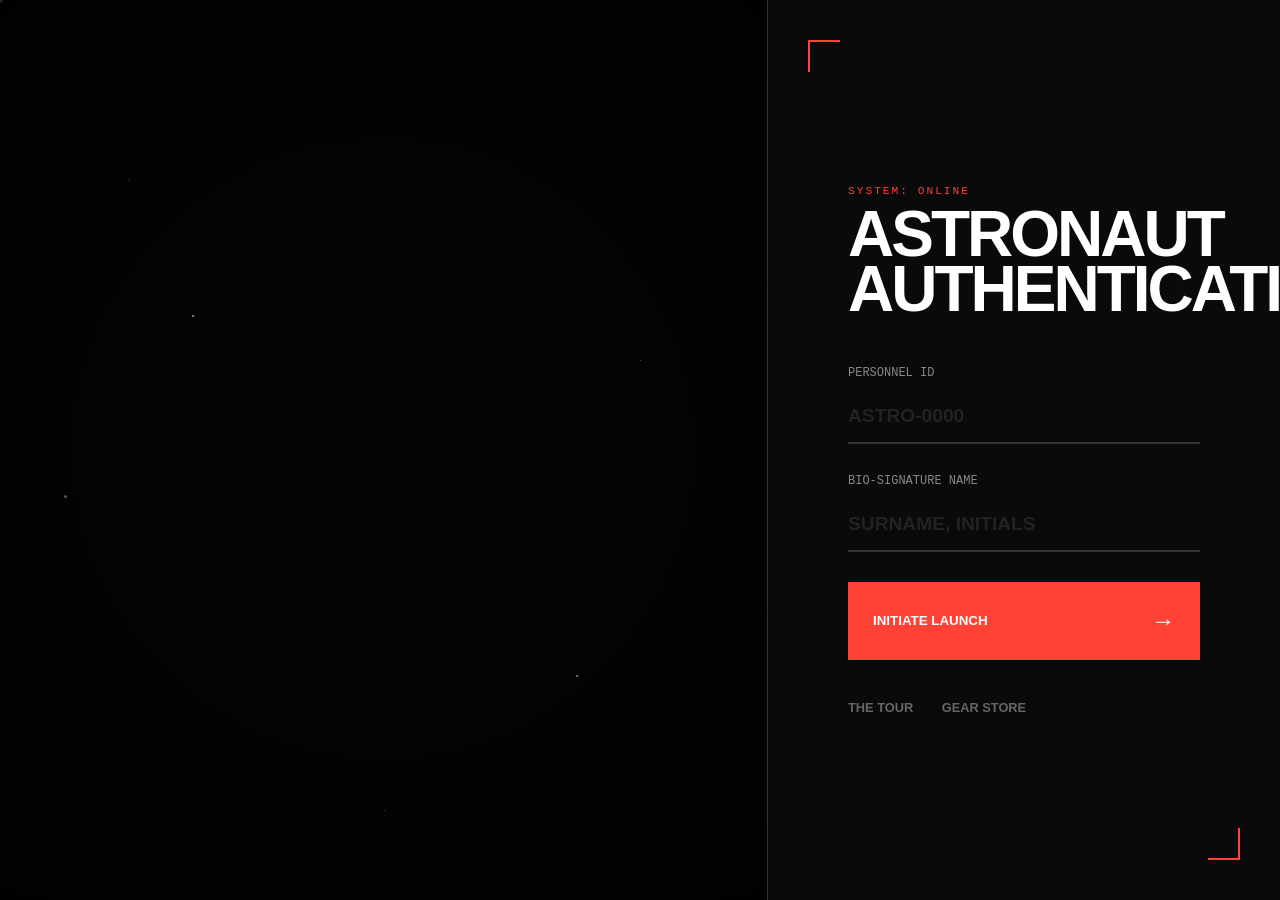
<file: index.html>
<!DOCTYPE html>
<html lang="en">
<head>
    <meta charset="UTF-8">
    <meta name="viewport" content="width=device-width, initial-scale=1.0">
    <title>AstroGate | Login</title>
    <link rel="stylesheet" href="index.css">
</head>
<body>
    <div class="visuals">
        <div class="stars layer1"></div>
        <div class="stars layer2"></div>
        <div class="stars layer3"></div>
        <div class="vignette"></div>
    </div>

    <main class="login-section">
        <div class="ui-corner top-left"></div>
        <div class="ui-corner bottom-right"></div>
        
        <div class="auth-container">
            <header>
                <span class="status-tag">SYSTEM: ONLINE</span>
                <h2>ASTRONAUT<br>AUTHENTICATION</h2>
            </header>

            <form action="home.html">
                <div class="input-group">
                    <label>PERSONNEL ID</label>
                    <input type="text" placeholder="ASTRO-0000" required>
                </div>
                
                <div class="input-group">
                    <label>BIO-SIGNATURE NAME</label>
                    <input type="text" placeholder="SURNAME, INITIALS" required>
                </div>

                <button type="submit">
                    <span class="btn-text">Initiate Launch</span>
                    <span class="btn-arrow">→</span>
                </button>
            </form>

            <footer class="nav-links">
                <a href="about.html">The Tour</a>
                <a href="shop.html">Gear Store</a>
            </footer >
        </div>
    </main>
</body>
</html>
</file>
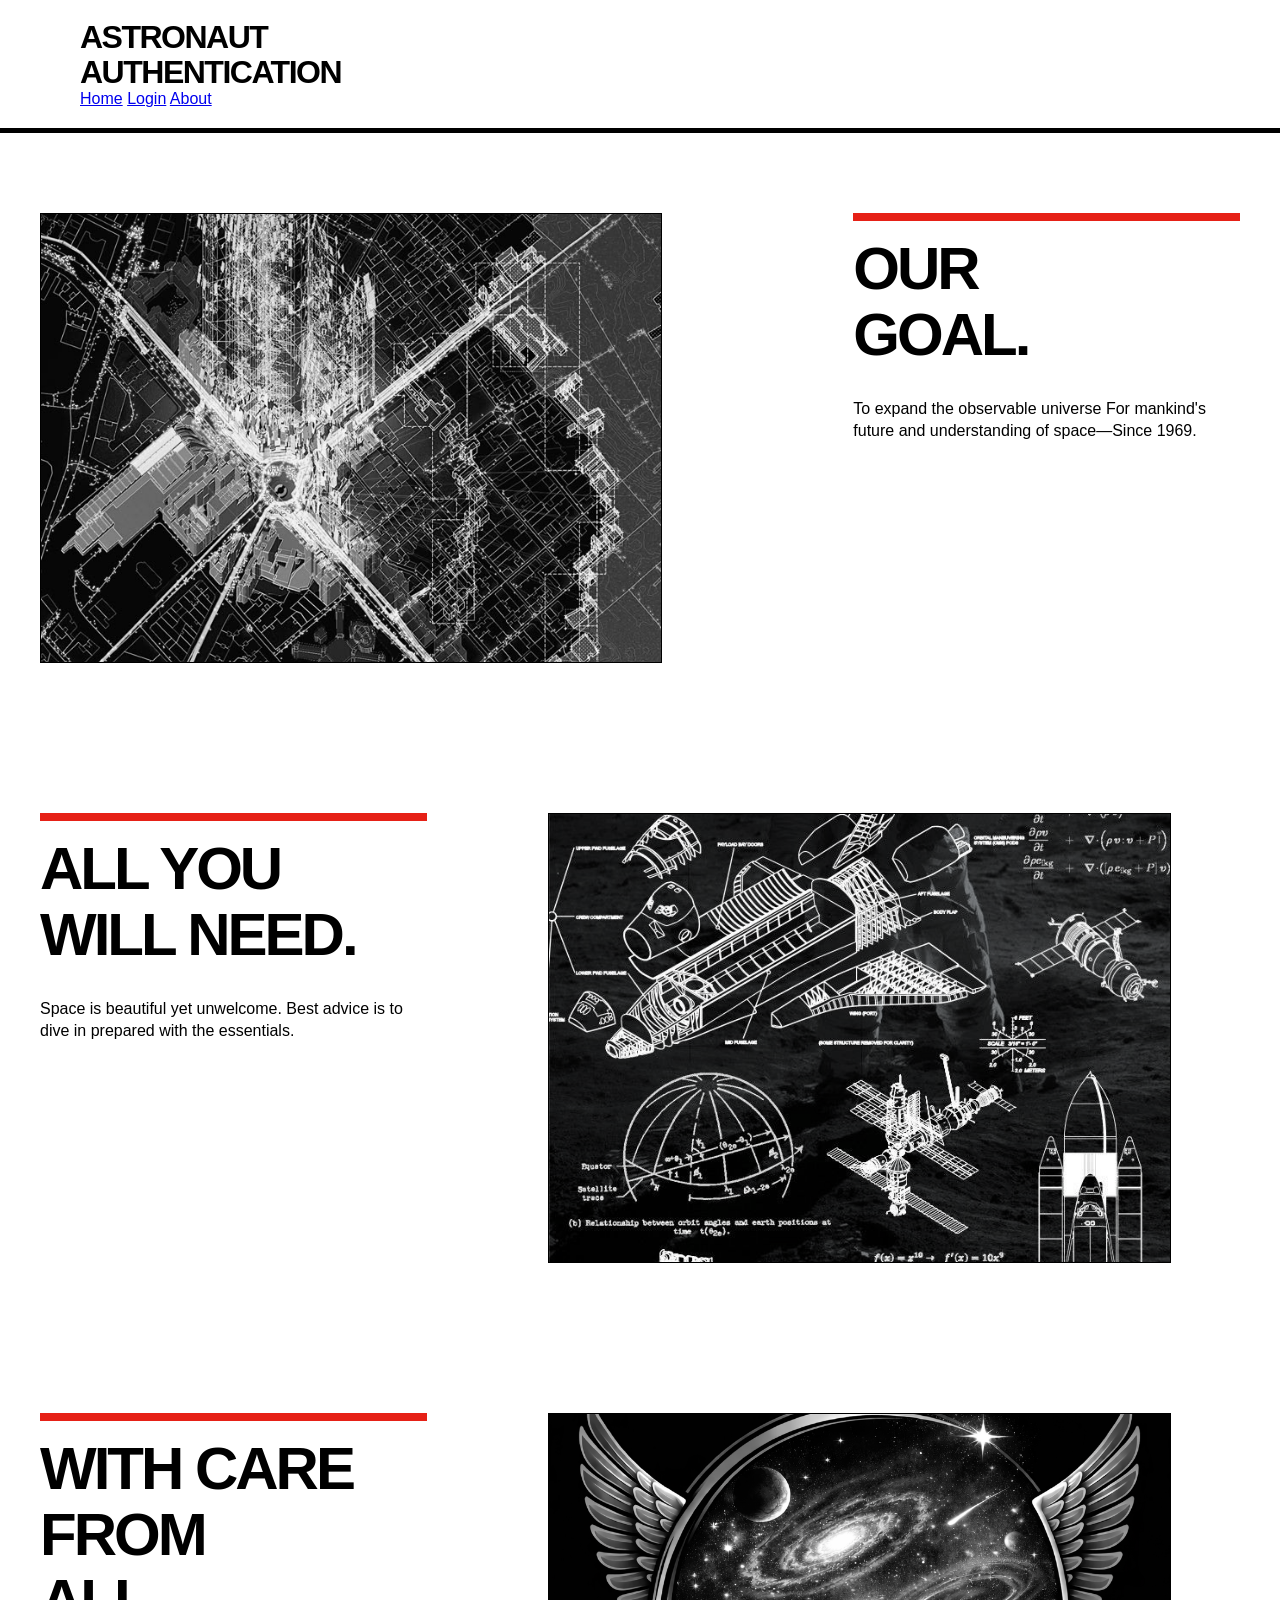
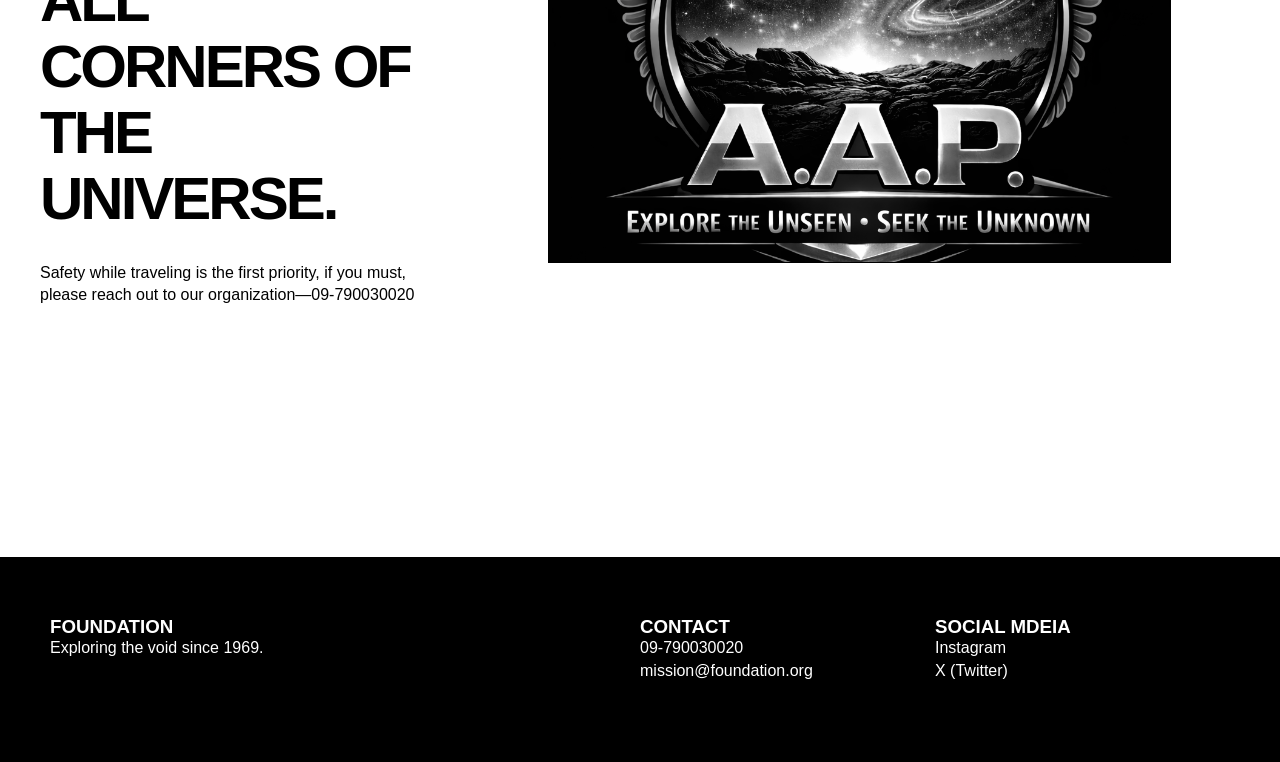
<file: about.html>
<!DOCTYPE html>
<html lang="en">
<head>
    <meta charset="UTF-8">
    <title>About us</title>
    <link rel="stylesheet" href="about.css">
</head>
<body>
    <header>
        <nav class="container">
            <a href="index.html" class="logo">ASTRONAUT<br>AUTHENTICATION</a>
            <div class="nav-links">
                <a href="home.html">Home</a>
                <a href="index.html">Login</a>
                <a href="about.html">About</a>
            </div>
        </nav>
    </header>

    <section class="about-section container">
        <div class="about-grid">
            <img src="download (8).jpg" alt="Interior" class="about-image">
            <div class="about-content">
                <h2>Our <br>Goal.</h2>
                <p>To expand the observable universe For mankind's future and understanding of space—Since 1969.</p>
           
            </div>
        </div>
        
        <div class="about-grid reverse">
            <div class="about-content">
                <h2>All You <br>Will Need.</h2>
                <p>Space is beautiful yet unwelcome. Best advice is to dive in prepared with the essentials.</p>

            </div>
            <img src="download (10).jpg" alt="Collection" class="about-image">
        </div>

        <div class="about-grid reverse">
            <div class="about-content">
                <h2>With Care From <br>All Corners Of The Universe.</h2>
                <p>Safety while traveling is the first priority, if you must, please reach out to our organization—09-790030020</p>

            </div>
            <img src="ChatGPT Image Feb 25, 2026, 08_41_00 PM.png" alt="Collection" class="about-image">
        </div>
    </section>

 <footer>
        <div><h3>FOUNDATION</h3><p>Exploring the void since 1969.</p></div>
        <div><h3>CONTACT</h3><p>09-790030020<br>mission@foundation.org</p></div>
        <div><h3>SOCIAL MDEIA</h3><p>Instagram<br>X (Twitter)</p></div>
    </footer>
</body>
</html>
</file>
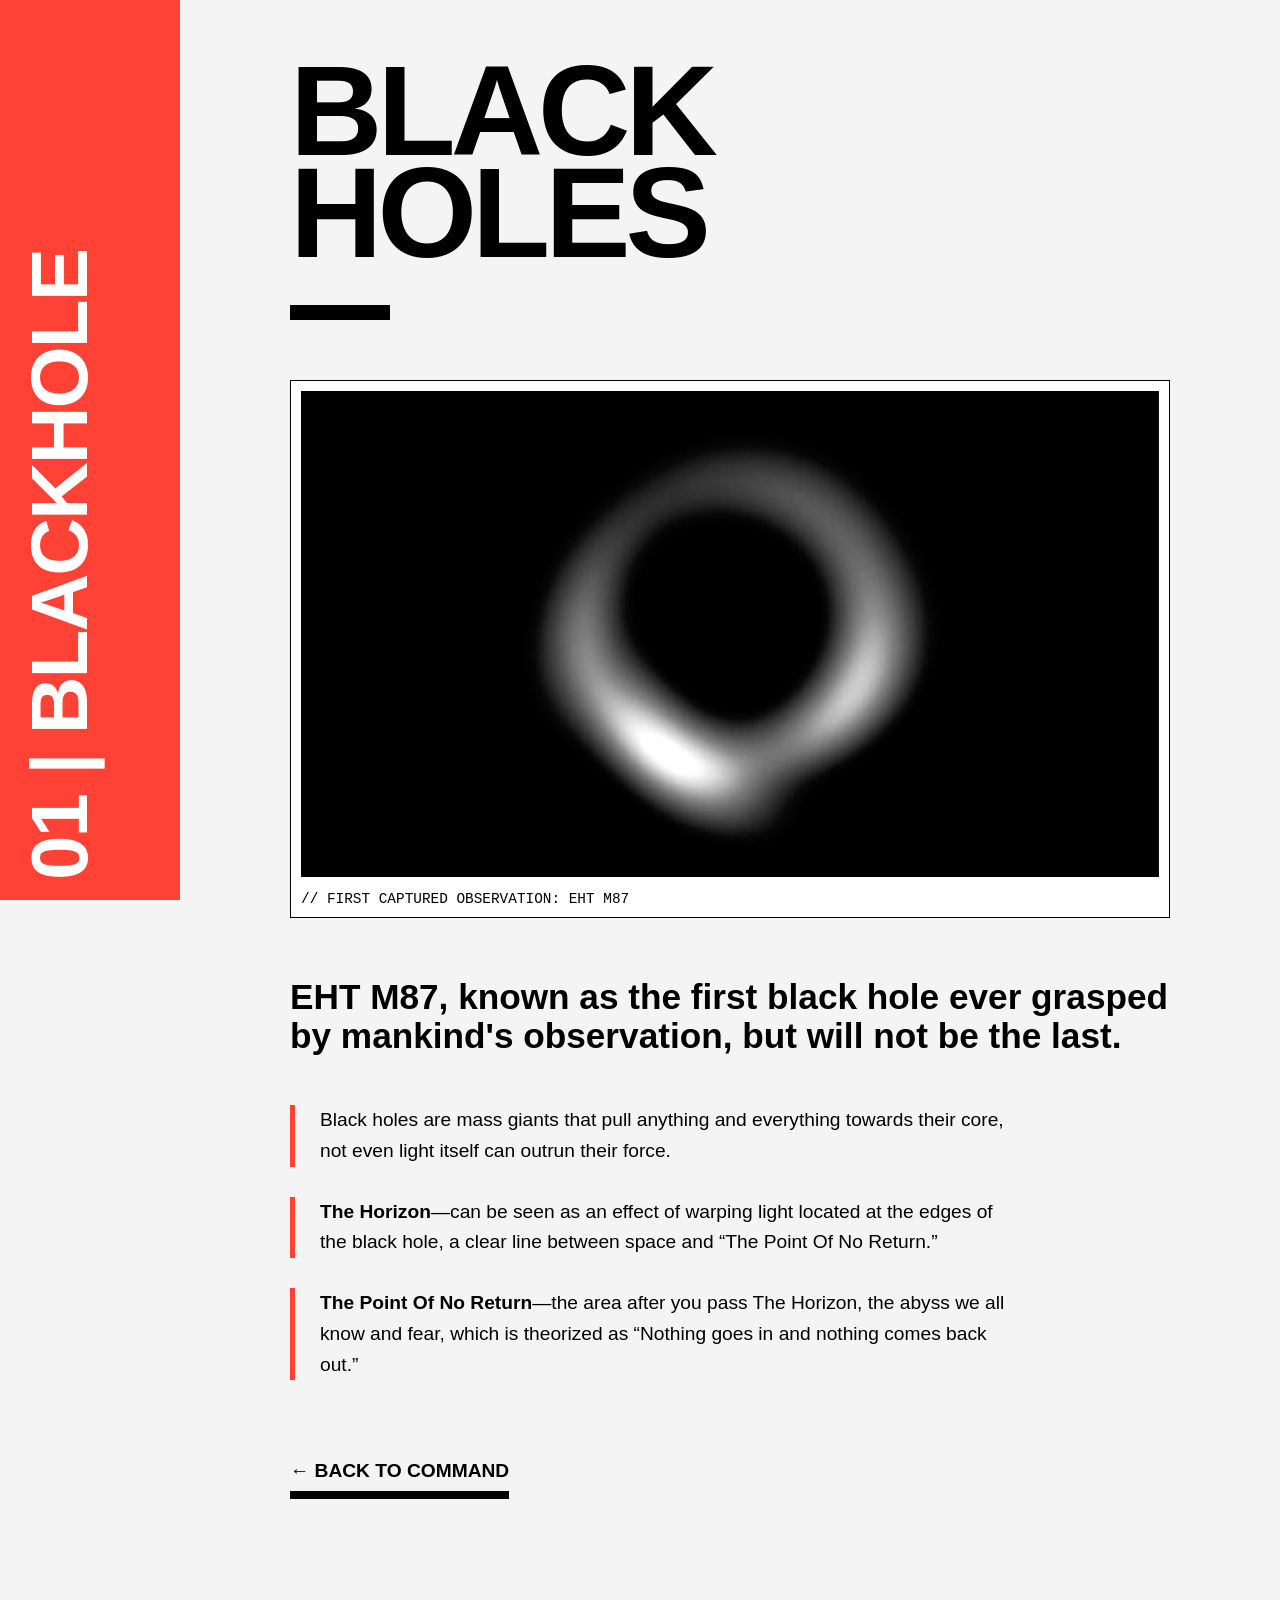
<file: blackholes.html>
<!DOCTYPE html>
<html lang="en">
<head>
    <meta charset="UTF-8">
    <meta name="viewport" content="width=device-width, initial-scale=1.0">
    <title>01 | Blackholes</title>
    <link rel="stylesheet" href="blackholes.css">
</head>
<body>
    <div class="container"> 
        <aside class="sidebar">
            <div class="vertical-text">01 | BLACKHOLE</div>
        </aside>
        
        <main class="content">
            <header class="title-block">
                <h1>BLACK<br>HOLES</h1>
                <div class="divider"></div>
            </header>

            <div class="image-wrapper">
                <img src="Blackhole.jpg" alt="EHT M87 Black Hole">
                <span class="caption">// FIRST CAPTURED OBSERVATION: EHT M87</span>
            </div>

            <article class="prose">
                <p class="lead">
                    EHT M87, known as the first black hole ever grasped by mankind's observation, but will not be the last.
                </p>
                
                <div class="details">
                    <p>Black holes are mass giants that pull anything and everything towards their core, not even light itself can outrun their force.</p>
                    
                    <p><strong>The Horizon</strong>—can be seen as an effect of warping light located at the edges of the black hole, a clear line between space and “The Point Of No Return.”</p>
                    
                    <p><strong>The Point Of No Return</strong>—the area after you pass The Horizon, the abyss we all know and fear, which is theorized as “Nothing goes in and nothing comes back out.”</p>
                </div>

                <div class="back-nav">
                    <a href="home.html">← BACK TO COMMAND</a>
                </div>
            </article>
        </main>
    </div>
</body>
</html>
</file>
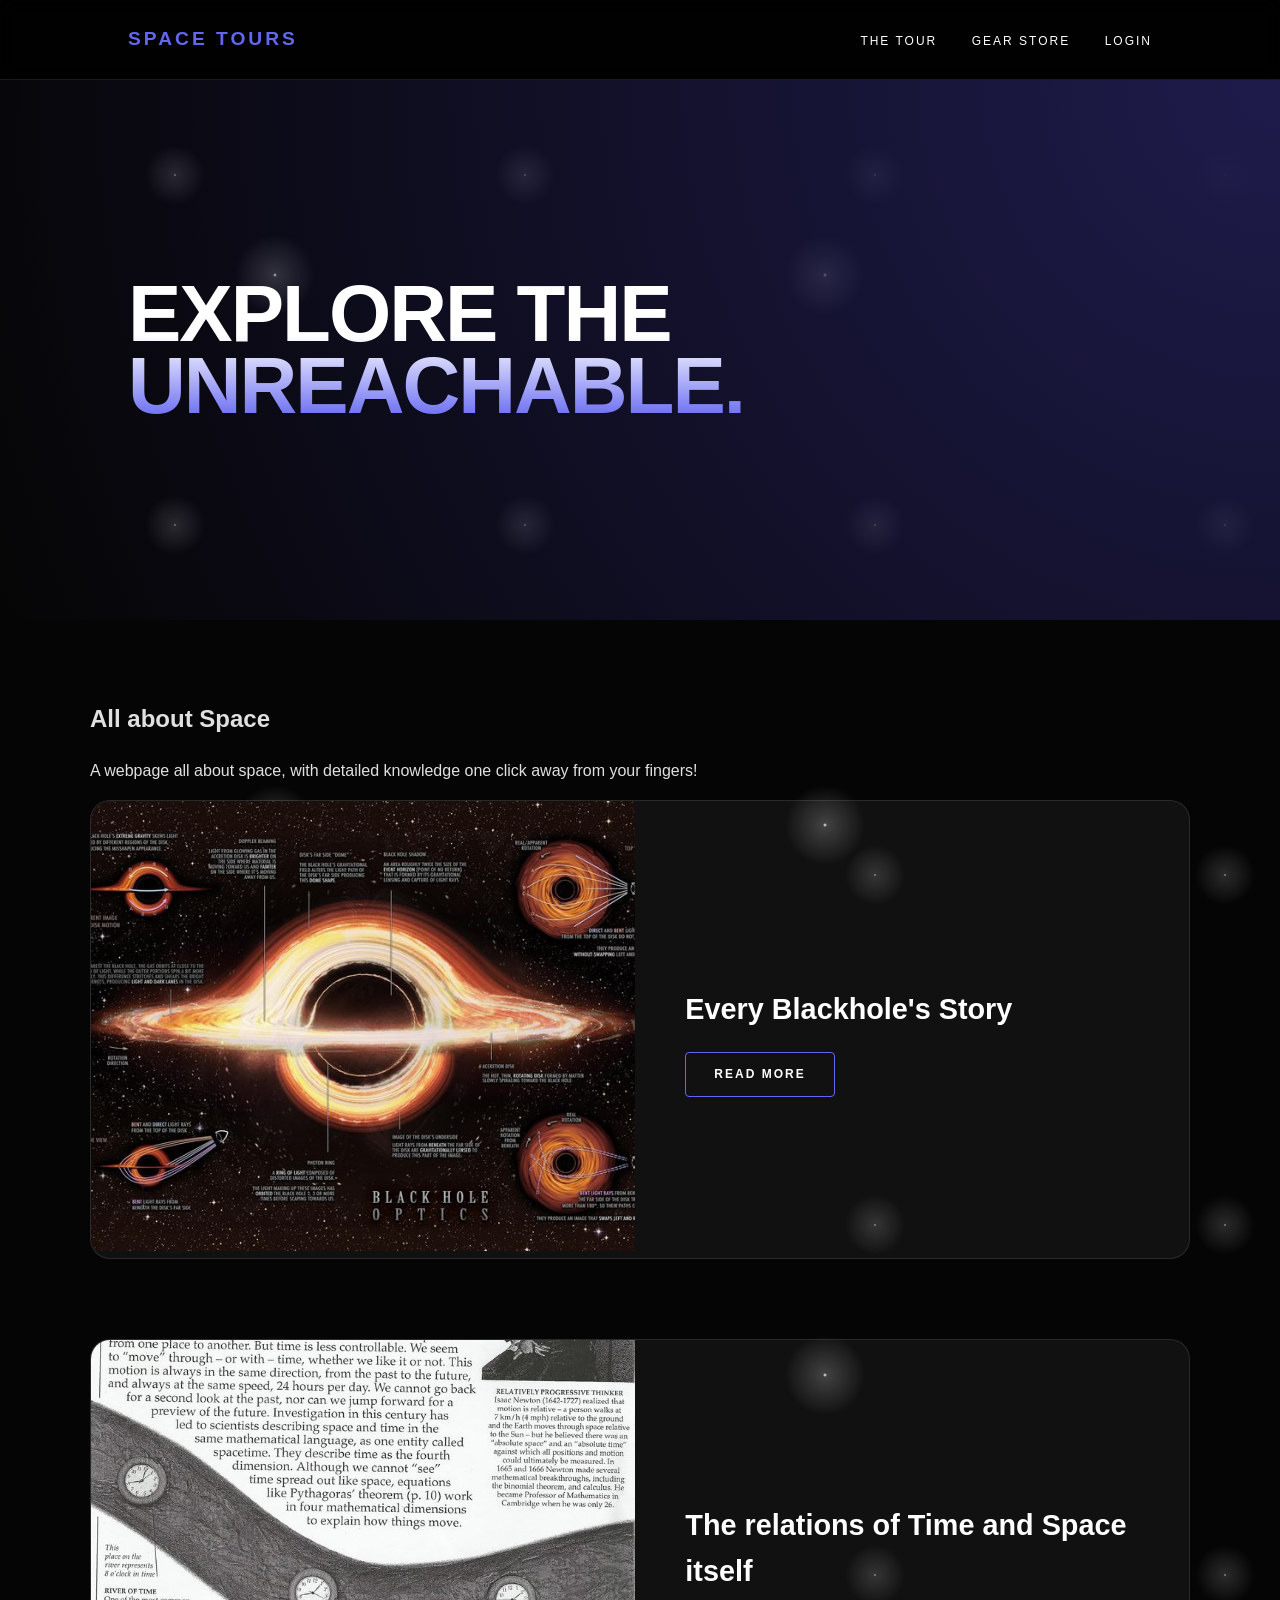
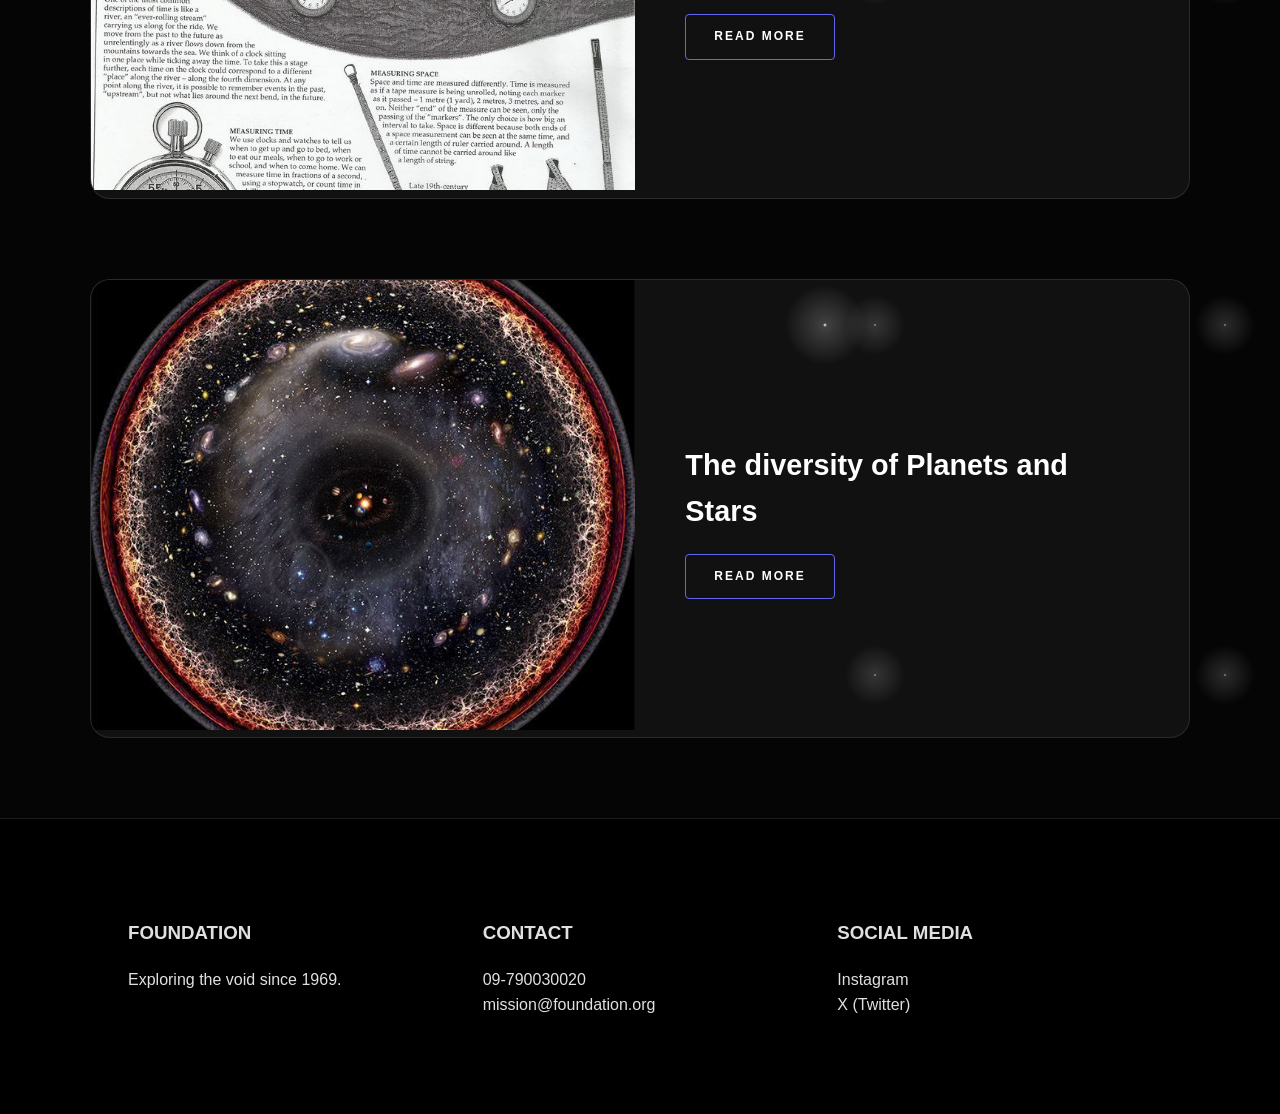
<file: home.html>
<!DOCTYPE html>
<html lang="en">
<head>
    <meta charset="UTF-8">
    <title>Dashboard | Galactic Explorer</title>
    <link rel="stylesheet" href="home.css">
</head>

<body>
    <nav>
        <strong>SPACE TOURS</strong>
        <div>
            <a href="about.html">The Tour</a>
            <a href="shop.html">Gear Store</a>
            <a href="index.html">Login</a>
        </div>
    </nav>

    <header class="hero">
        <h1 style="font-size: 5rem; line-height: 0.9;">EXPLORE THE<br>UNREACHABLE.</h1>
    </header>

    <main class="wrapper">
        <section class="intro-section">
            <h1>All about Space</h1>
            <p>A webpage all about space, with detailed knowledge one click away from your fingers!</p>
        </section>
        
        <section class="content-block">
            <div class="block-image">
                <img src="Blackhole2.jpg" alt="Blackhole">
            </div>
            <div class="block-text">
                <h2>Every Blackhole's Story</h2>
                <a href="blackholes.html" class="btn-read-more">Read More</a>
            </div>
        </section>

        <section class="content-block">
            <div class="block-image">
                <img src="Space and time.jpg" alt="Time and Space">
            </div>
            <div class="block-text">
                <h2>The relations of Time and Space itself</h2>
                <a href="relativity.html" class="btn-read-more">Read More</a>
            </div>
        </section>

        <section class="content-block">
            <div class="block-image">
                <img src="Edge of uni.jpg" alt="Planets and Stars">
            </div>
            <div class="block-text">
                <h2>The diversity of Planets and Stars</h2>
                <a href="stars.html" class="btn-read-more">Read More</a>
            </div>
        </section>
    </main>
        
    <footer>
        <div><h3>FOUNDATION</h3><p>Exploring the void since 1969.</p></div>
        <div><h3>CONTACT</h3><p>09-790030020<br>mission@foundation.org</p></div>
        <div><h3>SOCIAL MEDIA</h3><p>Instagram<br>X (Twitter)</p></div>
    </footer>
</body>
</html>
</file>
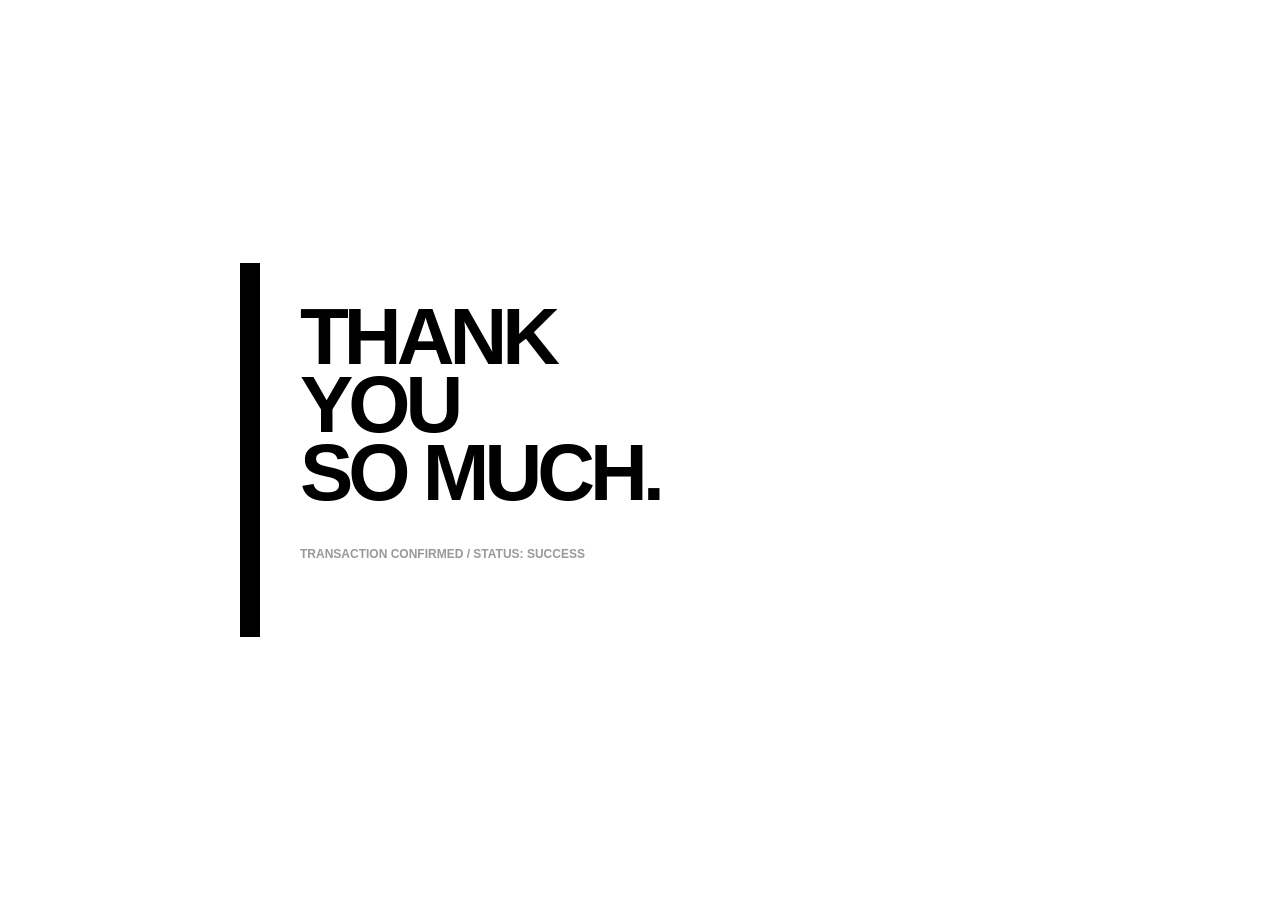
<file: order.html>
<!DOCTYPE html>
<html lang="en">
<head>
    <meta charset="UTF-8">
    <title>Order Success</title>
    <link rel="stylesheet" href="order.css">
</head>
<body>
    <div class="success-container">
        <h2>Thank<br>You<br>So Much.</h2>
        
        <p class="order-id">Transaction Confirmed / Status: Success</p>
        <br><br>

    </div>
</body>
</html>
</file>
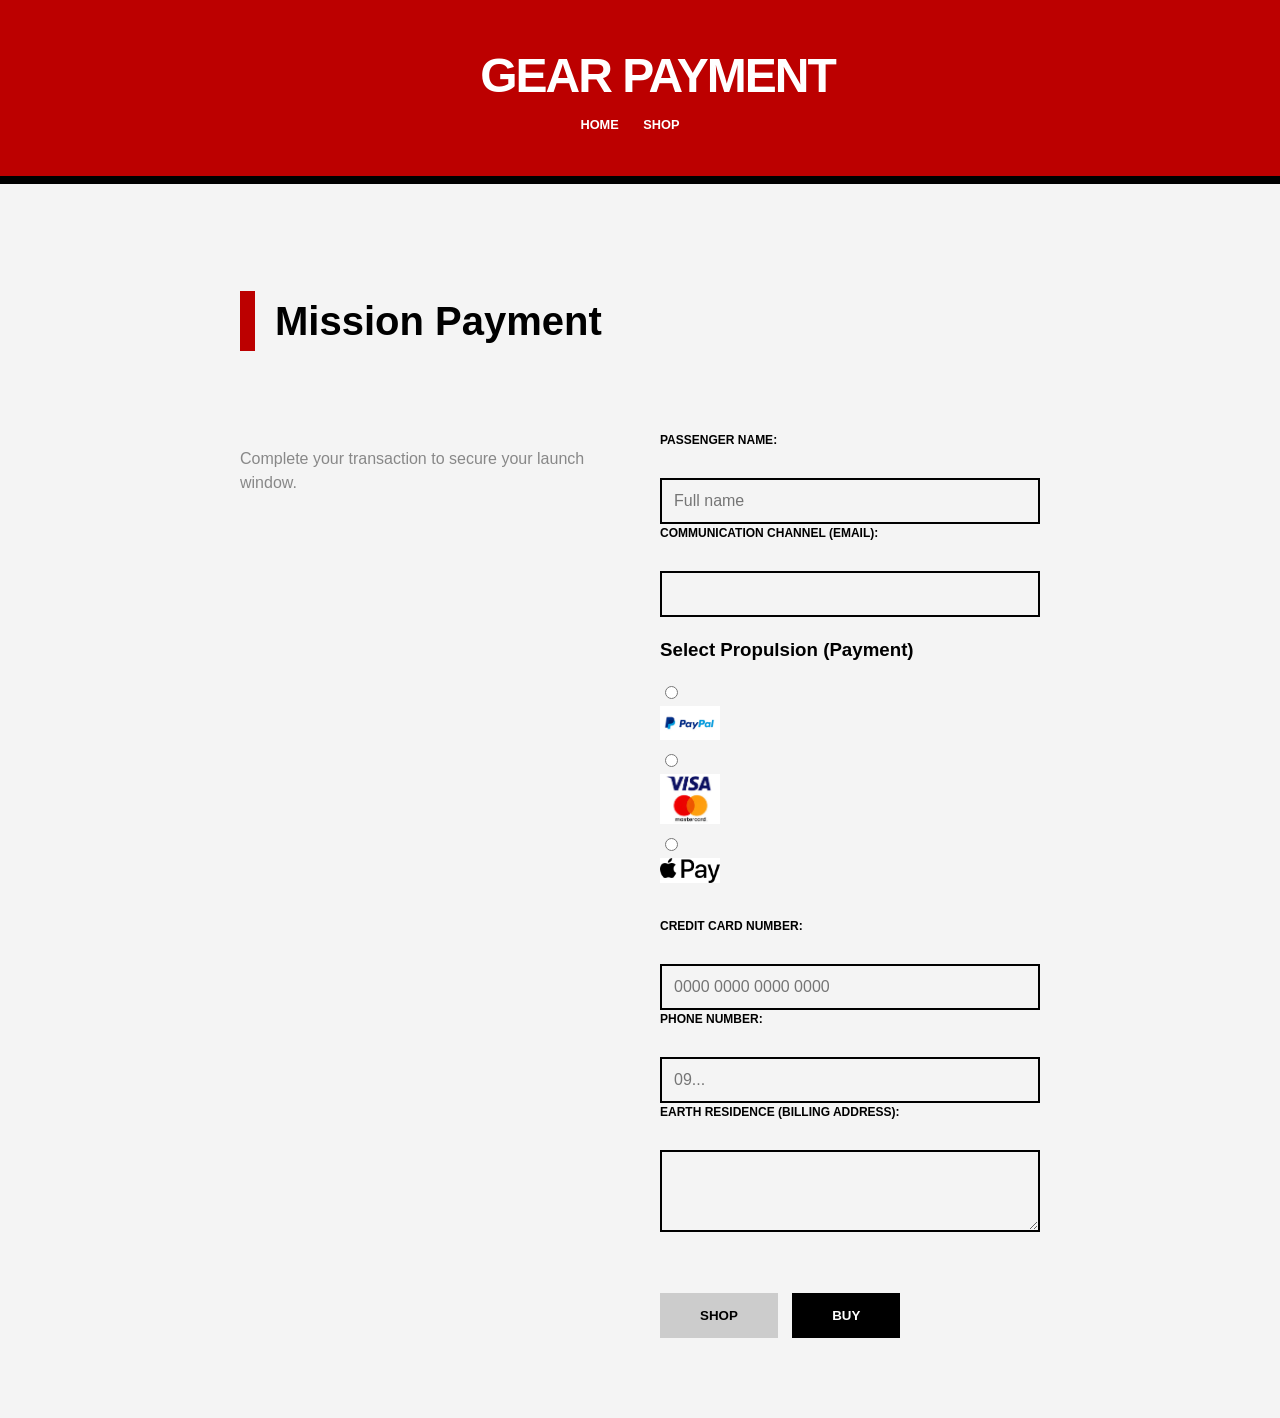
<file: paid.html>
<!DOCTYPE html>
<html lang="en">
<head>
    <meta charset="UTF-8">
    <title></title>
    <link rel="stylesheet" href="paid.css">
</head>
<body>
    <header>
        <div style="text-align: center;">
            <h1 style="margin:0;">Gear Payment</h1>
            <nav>
                <a href="home.html">Home</a>
                <a href="shop.html">shop</a>
            </nav>
        </div>
    </header>

    <div class="payment-container" style="text-align: center;">
        <h1>Mission Payment</h1>
        <p style="color: #888;">Complete your transaction to secure your launch window.</p>
        
        <form action="/submit_payment" method="POST">
            <label for="Full_name">Passenger Name:</label><br>
            <input type="text" id="Full_name" name="Full_name" placeholder="Full name" required><br>

            <label for="Email">Communication Channel (Email):</label><br>
            <input type="text" id="Email" name="Email" required><br>

            <h3>Select Propulsion (Payment)</h3>
            <div class="payment-selection">
                <input type="radio" name="web" id="p1"> <label for="p1" class="pay-method"><img src="pay1.jpg" width="60"></label>
                <input type="radio" name="web" id="p2"> <label for="p2" class="pay-method"><img src="pay2.jpg" width="60"></label>
                <input type="radio" name="web" id="p3"> <label for="p3" class="pay-method"><img src="pay3.jpg" width="60"></label>
            </div>
            <br>

            <label for="cc">Credit Card Number:</label><br>
            <input type="text" id="cc" name="card" placeholder="0000 0000 0000 0000" required><br>
     
            <label for="phone">Phone Number:</label><br>
            <input type="text" id="phone" name="phone" placeholder="09..." required><br>

            <label for="billing_address">Earth Residence (Billing Address):</label><br>
            <textarea id="billing_address" name="billing_address" rows="3" required></textarea><br><br>

            <div class="button-group">
                <button type="button" class="btn1"><a href="shop.html">Shop</a></button>
                <button type="submit" class="btn2"><a href="order.html">Buy</a></button>
            </div>
        </form>
    </div>
</body>
</html>
</file>
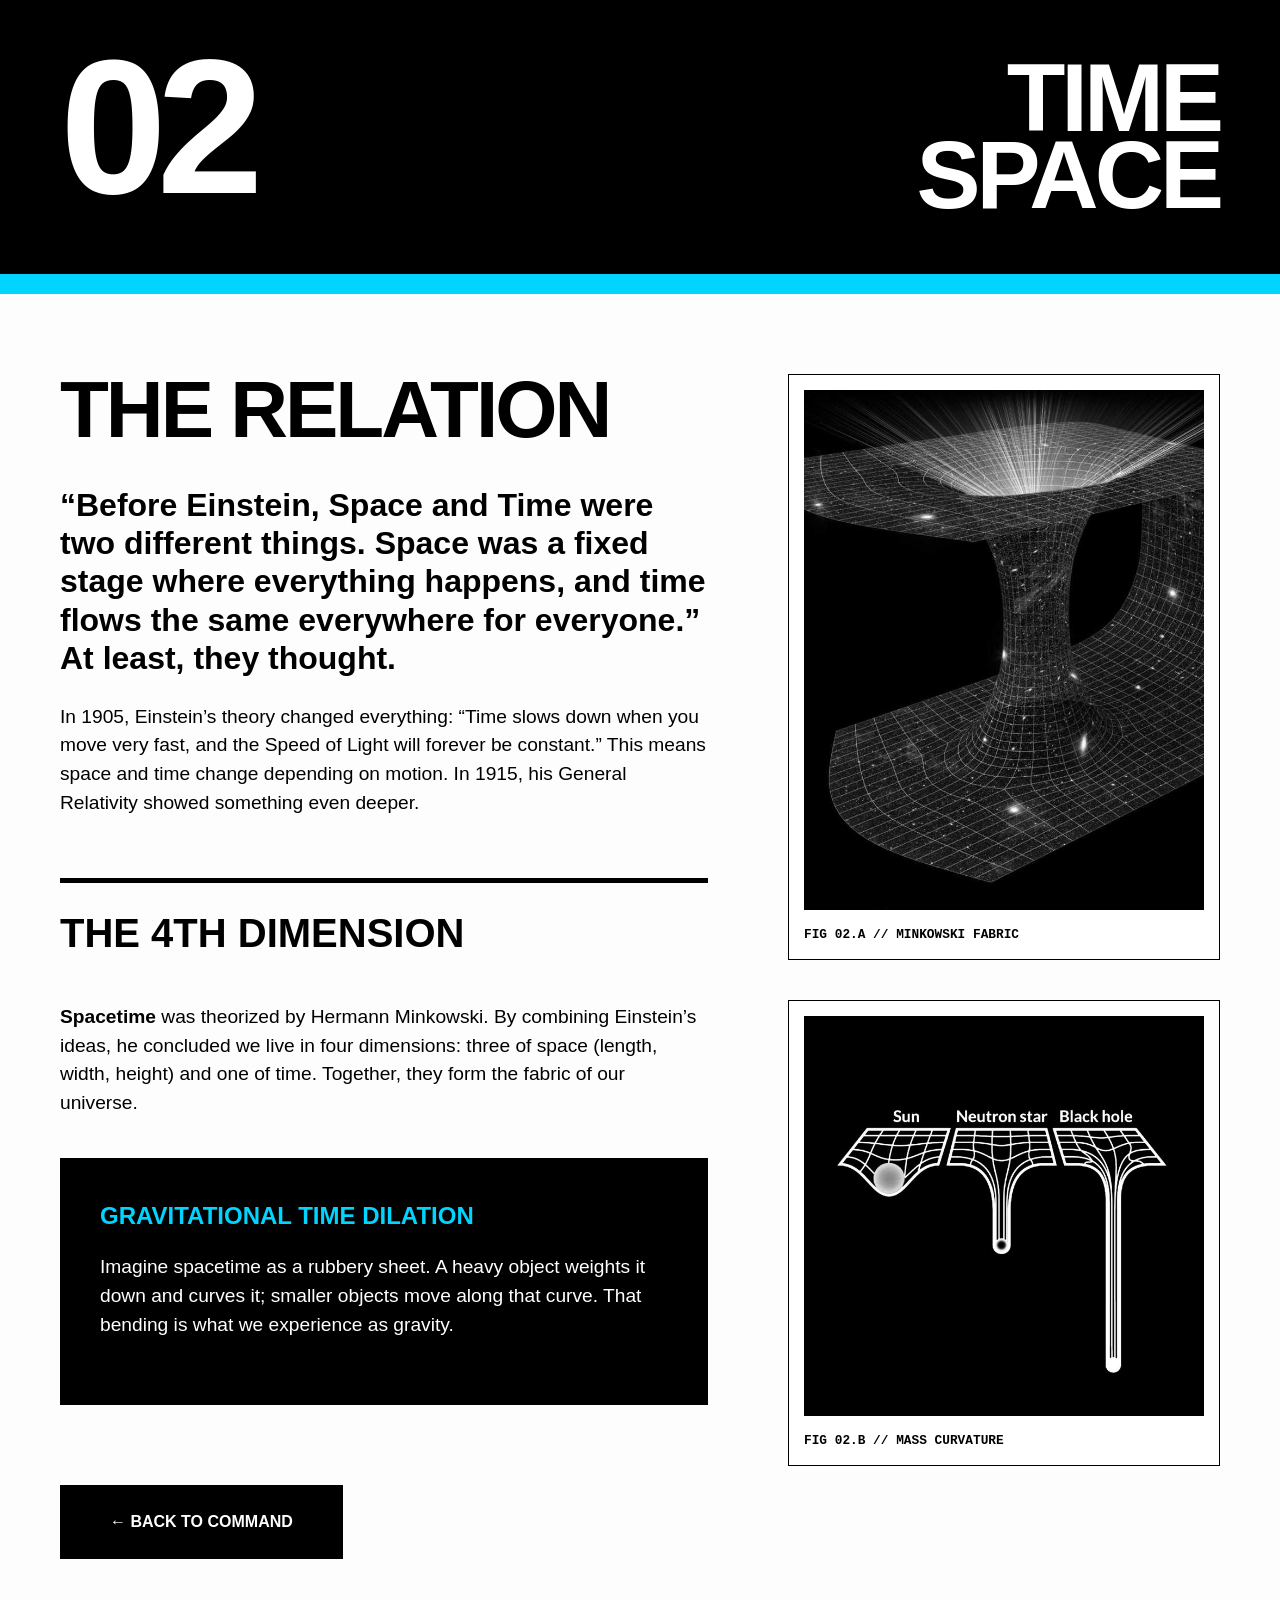
<file: relativity.html>
<!DOCTYPE html>
<html lang="en">
<head>
    <meta charset="UTF-8">
    <meta name="viewport" content="width=device-width, initial-scale=1.0">
    <title>02 | Time-Space</title>
    <link rel="stylesheet" href="relativity.css">
</head>
<body>
    <header class="header">
        <div class="header-number">02</div>
        <div class="header-title">TIME<br>SPACE</div>
    </header>
    
    <main class="main-content">
        <div class="content-left">
            <section class="topic">
                <h2>The Relation</h2>
                <div class="text-block">
                    <p class="lead">“Before Einstein, Space and Time were two different things. Space was a fixed stage where everything happens, and time flows the same everywhere for everyone.” At least, they thought.</p>
                    
                    <p>In 1905, Einstein’s theory changed everything: “Time slows down when you move very fast, and the Speed of Light will forever be constant.” This means space and time change depending on motion. In 1915, his General Relativity showed something even deeper.</p>
                </div>
            </section>

            <section class="topic">
                <h3>The 4th Dimension</h3>
                <div class="text-block">
                    <p><strong>Spacetime</strong> was theorized by Hermann Minkowski. By combining Einstein’s ideas, he concluded we live in four dimensions: three of space (length, width, height) and one of time. Together, they form the fabric of our universe.</p>
                    
                    <div class="callout">
                        <h4>GRAVITATIONAL TIME DILATION</h4>
                        <p>Imagine spacetime as a rubbery sheet. A heavy object weights it down and curves it; smaller objects move along that curve. That bending is what we experience as gravity.</p>
                    </div>
                </div>
            </section>

            <div class="nav-container">
                <a href="home.html" class="back-nav">← BACK TO COMMAND</a>
            </div>
        </div>

        <aside class="content-right">
            <div class="visual-card">
                <img src="space and time2.jpg" alt="Spacetime Illustration">
                <span class="label">FIG 02.A // MINKOWSKI FABRIC</span>
            </div>
            <div class="visual-card">
                <img src="Space and time3.jpg" alt="Gravitational Curvature">
                <span class="label">FIG 02.B // MASS CURVATURE</span>
            </div>
        </aside>
    </main>
</body>
</html>
</file>
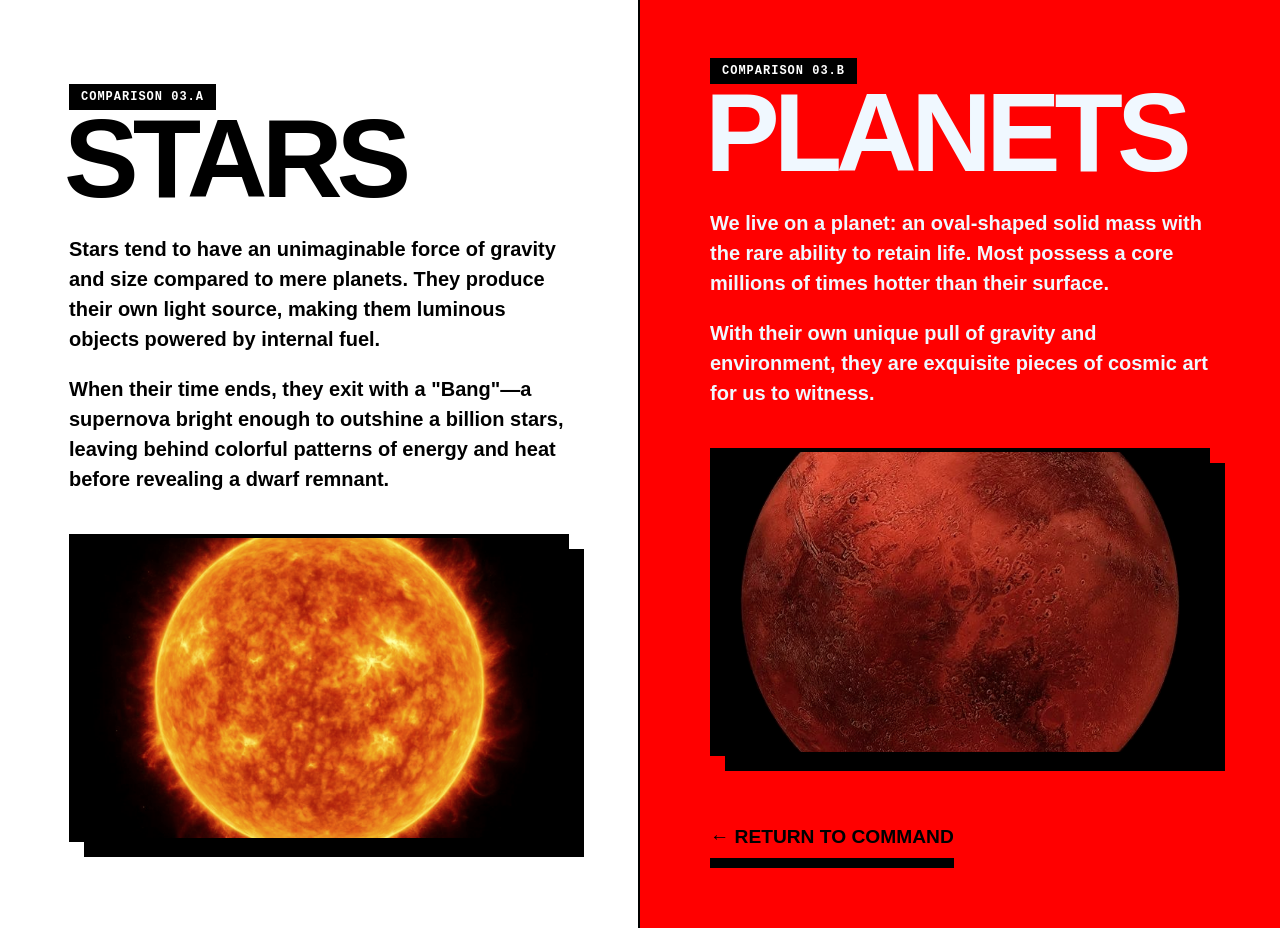
<file: stars.html>
<!DOCTYPE html>
<html lang="en">
<head>
    <meta charset="UTF-8">
    <meta name="viewport" content="width=device-width, initial-scale=1.0">
    <title>03 | Stars & Planets</title>
    <link rel="stylesheet" href="stars.css">
</head>
<body>
    <main class="comparison-container">
        <section class="pane stars-pane">
            <div class="pane-content">
                <span class="category-tag">Comparison 03.A</span>
                <h1>STARS</h1>
                <div class="description">
                    <p>Stars tend to have an unimaginable force of gravity and size compared to mere planets. They produce their own light source, making them luminous objects powered by internal fuel.</p>
                    <p>When their time ends, they exit with a "Bang"—a supernova bright enough to outshine a billion stars, leaving behind colorful patterns of energy and heat before revealing a dwarf remnant.</p>
                </div>
                <div class="image-box">
                    <img src="Star.jpg" alt="Luminous Star Surface">
                </div>
            </div>
        </section>

        <section class="pane planets-pane">
            <div class="pane-content">
                <span class="category-tag">Comparison 03.B</span>
                <h1 style="color: aliceblue;">PLANETS</h1>
                <div class="description">
                    <p style="color: aliceblue;">We live on a planet: an oval-shaped solid mass with the rare ability to retain life. Most possess a core millions of times hotter than their surface.</p>
                    <p style="color: aliceblue;">With their own unique pull of gravity and environment, they are exquisite pieces of cosmic art for us to witness.</p>
                </div>
                <div class="image-box">
                    <img src="Pl.jpg" alt="Planetary Surface Detail">
                </div>
                
                <footer class="footer-nav">
                    <a href="home.html" class="cmd-link">← RETURN TO COMMAND</a>
                </footer>
            </div>
        </section>
    </main>
</body>
</html>
</file>
<file: index.css>
/* General Setup */
body { 
    margin: 0; 
    display: flex; 
    height: 100vh; 
    font-family: 'Helvetica Neue', Helvetica, Arial, sans-serif; 
    background: #000; 
    overflow: hidden; 
    color: #fff;
}

/* 1. Enhanced Visuals (Starfield) */
.visuals { 
    width: 60%; 
    background: #050505; 
    position: relative; 
    overflow: hidden; 
    border-right: 1px solid #333;
}

.vignette {
    position: absolute;
    inset: 0;
    background: radial-gradient(circle, transparent 20%, rgba(0,0,0,0.8) 100%);
    z-index: 2;
}

.stars { 
    position: absolute; 
    background: white; 
    border-radius: 50%;
    opacity: 0.5;
}

/* Parallax Layers */
.layer1 { width: 1px; height: 1px; box-shadow: 10vw 20vh #fff, 50vw 40vh #fff, 80vw 10vh #fff, 30vw 90vh #fff; animation: move-stars 100s linear infinite; }
.layer2 { width: 2px; height: 2px; box-shadow: 15vw 35vh #fff, 65vw 15vh #fff, 45vw 75vh #fff; animation: move-stars 60s linear infinite; opacity: 0.8; }
.layer3 { width: 3px; height: 3px; box-shadow: 5vw 55vh #fff, 90vw 80vh #fff; animation: move-stars 30s linear infinite; }

@keyframes move-stars { 
    from { transform: translateY(0); } 
    to { transform: translateY(-100vh); } 
}

/* 2. Login Section (The Terminal) */
.login-section { 
    width: 40%; 
    background: #0a0a0a; 
    display: flex; 
    flex-direction: column; 
    justify-content: center; 
    padding: 80px; 
    box-sizing: border-box; 
    position: relative;
}

/* UI Decorative Elements */
.ui-corner {
    position: absolute;
    width: 30px;
    height: 30px;
    border: 2px solid #ff4136; /* Red accent from Blackholes page */
}
.top-left { top: 40px; left: 40px; border-right: none; border-bottom: none; }
.bottom-right { bottom: 40px; right: 40px; border-left: none; border-top: none; }

.status-tag {
    font-family: monospace;
    font-size: 0.7rem;
    color: #ff4136;
    letter-spacing: 2px;
    display: block;
    margin-bottom: 10px;
}

h2 { 
    font-size: 4rem; 
    text-transform: uppercase; 
    letter-spacing: -3px; 
    line-height: 0.85; 
    margin: 0 0 50px 0; 
}

/* Form Styling */
.input-group {
    margin-bottom: 30px;
}

.input-group label {
    display: block;
    font-family: monospace;
    font-size: 0.75rem;
    margin-bottom: 10px;
    color: #888;
}

input { 
    width: 100%; 
    padding: 15px 0; 
    background: transparent;
    border: none;
    border-bottom: 2px solid #333;
    color: #fff;
    font-size: 1.2rem;
    font-weight: bold;
    outline: none;
    transition: 0.3s;
}

input:focus {
    border-color: #fff;
}

input::placeholder {
    color: #222;
}

/* Button Styling */
button { 
    width: 100%; 
    background: #ff4136; 
    color: #fff; 
    padding: 25px; 
    border: none; 
    cursor: pointer; 
    text-transform: uppercase; 
    font-weight: 900; 
    margin-top: 20px; 
    display: flex;
    justify-content: space-between;
    align-items: center;
    transition: 0.3s cubic-bezier(0.19, 1, 0.22, 1);
}

button:hover { 
    background: #fff; 
    color: #000; 
    transform: translateY(-5px);
}

.btn-arrow { font-size: 1.5rem; }

/* Footer Links */
.nav-links { 
    margin-top: 40px; 
    font-size: 0.8rem; 
    text-transform: uppercase; 
    font-weight: bold; 
}

.nav-links a { 
    color: #666; 
    text-decoration: none; 
    margin-right: 25px; 
    transition: 0.2s;
}

.nav-links a:hover { 
    color: #ff4136; 
}
</file>
<file: about.css>
/* Zig-Zag Swiss Modernism - 3 Section Edition */
:root {
    --swiss-red: #E62117;
    --black: #000000;
    --white: #ffffff;
}

* {
    margin: 0;
    padding: 0;
    box-sizing: border-box;
}

body {
    font-family: "Helvetica Neue", Helvetica, Arial, sans-serif;
    background-color: var(--white);
    color: var(--black);
    line-height: 1.1;
}

.container {
    max-width: 1200px;
    margin: 0 auto;
    padding: 0 40px;
}

header {
    background: var(--white);
    border-bottom: 5px solid var(--black);
    padding: 20px 0;
    position: sticky;
    top: 0;
    z-index: 100;
}

.logo {
    font-size: 32px;
    font-weight: 900;
    text-transform: uppercase;
    text-decoration: none;
    color: var(--black);
    letter-spacing: -1.5px;
}

/* Grid Logic */
.about-section {
    padding: 80px 0;
}

.about-grid {
    display: grid;
    grid-template-columns: repeat(12, 1fr);
    gap: 20px;
    margin-bottom: 150px; /* Space between zig-zags */
    align-items: start;
}

/* Base Layout (Zig): Image Left, Text Right */
.about-image {
    grid-column: 1 / span 7;
    width: 90%;
    height: 450px;
    object-fit: cover;
    filter: grayscale(90%);
    border: 1px solid var(--black);
}

.about-content {
    grid-column: 9 / span 4;
}

/* Reverse Layout (Zag): Text Left, Image Right */
.about-grid.reverse .about-image {
    grid-column: 6 / span 7;
}

.about-grid.reverse .about-content {
    grid-column: 1 / span 4;
    grid-row: 1;
}

/* Typography */
h2 {
    font-size: 60px;
    font-weight: 900;
    text-transform: uppercase;
    letter-spacing: -3px;
    margin-bottom: 30px;
    color: var(--black);
    border-top: 8px solid var(--swiss-red);
    padding-top: 15px;
}

p {
    font-size: 16px;
    line-height: 1.4;
    margin-bottom: 20px;
}
footer {
    background: #000;
    color: #fff;
    padding: 60px 50px;
    display: grid;
    grid-template-columns: 2fr 1fr 1fr;
}
</file>
<file: blackholes.css>
/* General Reset */
body { 
    margin: 0; 
    font-family: "Helvetica Neue", Helvetica, Arial, sans-serif; 
    background-color: #f4f4f4;
    color: #000;
}

.container { 
    display: grid; 
    grid-template-columns: 180px 1fr; /* Narrower sidebar for better balance */
    min-height: 100vh; 
}

/* Sidebar Styling */
.sidebar { 
    background: #ff4136; 
    color: white; 
    position: sticky;
    top: 0;
    height: 100vh;
    display: flex;
    align-items: flex-end;
    padding: 20px;
    box-sizing: border-box;
}

.vertical-text {
    writing-mode: vertical-rl;
    transform: rotate(180deg);
    font-size: 5rem;
    font-weight: 900;
    line-height: 1;
    letter-spacing: -2px;
}

/* Content Area */
.content { 
    padding: 60px 10%; 
    max-width: 1200px;
}

.title-block h1 { 
    font-size: 8rem; 
    text-transform: uppercase; 
    line-height: 0.8; 
    margin: 0; 
    letter-spacing: -5px;
}

.divider {
    width: 100px;
    height: 15px;
    background: #000;
    margin: 40px 0;
}

/* Image Presentation */
.image-wrapper {
    margin: 60px 0;
    border: 1px solid #000;
    padding: 10px;
    background: #fff;
}

.image-wrapper img {
    width: 100%;
    filter: grayscale(100%) contrast(120%);
    transition: 0.5s;
}

.image-wrapper img:hover {
    filter: grayscale(0%);
}

.caption {
    font-family: monospace;
    font-size: 0.9rem;
    display: block;
    margin-top: 10px;
}

/* Typography Details */
.prose {
    margin-bottom: 100px;
}

.lead {
    font-size: 2.2rem;
    font-weight: bold;
    line-height: 1.1;
    margin-bottom: 50px;
    border-left: none; /* Removed the thin border for a cleaner look */
    padding-left: 0;
}

.details p {
    font-size: 1.2rem;
    line-height: 1.6;
    max-width: 700px;
    margin-bottom: 30px;
    padding-left: 25px;
    border-left: 5px solid #ff4136; /* Sidebar color accent */
}

/* Navigation Link */
.back-nav {
    margin-top: 80px;
}

.back-nav a {
    color: black; 
    font-weight: 900; 
    text-decoration: none; 
    font-size: 1.2rem;
    padding-bottom: 10px;
    border-bottom: 8px solid #000;
    transition: 0.2s;
}

.back-nav a:hover {
    background: #000;
    color: #fff;
}
</file>
<file: home.css>
/* Variables for consistency */
:root {
    --space-black: #050505;
    --star-white: #e0e0e0;
    --nebula-purple: #6366f1;
    --nebula-pink: #a855f7;
    --glass: rgba(255, 255, 255, 0.05);
}

body { 
    background: var(--space-black); 
    background-image: 
        radial-gradient(white, rgba(255,255,255,.2) 2px, transparent 40px),
        radial-gradient(white, rgba(255,255,255,.15) 1px, transparent 30px);
    background-size: 550px 550px, 350px 350px;
    margin: 0; 
    font-family: 'Inter', Helvetica, sans-serif; 
    color: var(--star-white); 
    line-height: 1.6;
}

/* Navigation - Now Sticky and Glassy */
nav { 
    background: rgba(0, 0, 0, 0.8);
    backdrop-filter: blur(10px);
    padding: 1.5rem 10%; 
    display: flex; 
    justify-content: space-between; 
    align-items: center;
    position: sticky;
    top: 0;
    z-index: 1000;
    border-bottom: 1px solid rgba(255,255,255,0.1);
}

nav strong { font-size: 1.2rem; letter-spacing: 3px; color: var(--nebula-purple); }

nav a { 
    color: #fff; 
    text-decoration: none; 
    margin-left: 30px; 
    text-transform: uppercase; 
    font-size: 0.75rem; 
    letter-spacing: 2px;
    transition: 0.3s;
}

nav a:hover { color: var(--nebula-pink); }

/* Hero Section - Added Gradient Text */
.hero { 
    height: 60vh;
    display: flex;
    align-items: center;
    padding: 0 10%;
    background: radial-gradient(circle at top right, #1e1b4b, transparent);
}

.hero h1 {
    font-size: clamp(3rem, 10vw, 6rem);
    background: linear-gradient(to bottom, #fff 40%, var(--nebula-purple));
    -webkit-background-clip: text;
    -webkit-text-fill-color: transparent;
    font-weight: 900;
    letter-spacing: -2px;
}

/* Content Blocks - Glassmorphism Card Style */
.wrapper { width: 90%; max-width: 1100px; margin: 80px auto; }

.content-block {
    display: flex;
    align-items: center;
    background: var(--glass);
    margin-bottom: 80px;
    border: 1px solid rgba(255,255,255,0.1);
    border-radius: 20px;
    overflow: hidden;
    transition: transform 0.4s ease, box-shadow 0.4s ease;
}

.content-block:hover {
    transform: translateY(-10px);
    box-shadow: 0 20px 40px rgba(0,0,0,0.4);
    border-color: var(--nebula-purple);
}

.block-image { flex: 1.2; overflow: hidden; }
.block-image img { 
    width: 100%; height: 450px; object-fit: cover; 
    transition: transform 0.6s ease;
}
.content-block:hover .block-image img { transform: scale(1.05); }

.block-text { flex: 1; padding: 50px; }

.block-text h2 {
    font-size: 1.8rem;
    margin-bottom: 20px;
    color: #fff;
}

/* Sci-Fi Button Style */
.btn-read-more {
    display: inline-block;
    border: 1px solid var(--nebula-purple);
    color: #fff;
    padding: 12px 28px;
    text-decoration: none;
    font-weight: bold;
    text-transform: uppercase;
    font-size: 12px;
    letter-spacing: 2px;
    transition: all 0.3s;
    border-radius: 4px;
}

.btn-read-more:hover {
    background: var(--nebula-purple);
    box-shadow: 0 0 20px var(--nebula-purple);
}

/* Footer */
footer { 
    background: #000; 
    padding: 80px 10%; 
    display: grid; 
    grid-template-columns: repeat(auto-fit, minmax(200px, 1fr)); 
    gap: 40px;
    border-top: 1px solid rgba(255,255,255,0.1);
}
</file>
<file: order.css>
/* Swiss International Style - Order Success */
:root {
    --swiss-red: #ff0000;
    --black: #000000;
    --white: #ffffff;
}

* {
    margin: 0;
    padding: 0;
    box-sizing: border-box;
}

body {
    background-color: var(--white);
    font-family: "Helvetica Neue", Helvetica, Arial, sans-serif;
    height: 100vh;
    display: flex;
    align-items: center;
    justify-content: center;
    overflow: hidden;
}

.success-container {
    width: 100%;
    max-width: 800px;
    padding: 40px;
    border-left: 20px solid var(--black); /* Structural anchor */
}

h2 {
    font-size: 80px;
    font-weight: 900;
    text-transform: uppercase;
    line-height: 0.85;
    letter-spacing: -5px;
    color: var(--black);
    margin-bottom: 40px;
}



/* Small secondary detail for Swiss flavor */
.order-id {
    font-size: 12px;
    font-weight: 700;
    text-transform: uppercase;
    margin-top: 20px;
    color: #999;
}
</file>
<file: paid.css>
/* Swiss Design Principles: Clean, Functional, Grid-based */
body {
    background-color: #f4f4f4; /* Neutral light gray */
    color: #000;
    font-family: "Helvetica Neue", Helvetica, Arial, sans-serif;
    line-height: 1.5;
    margin: 0;
    padding: 0;
}

header {
    background-color: #bc0000; /* Iconic Swiss Red */
    padding: 40px 20px;
    border-bottom: 8px solid #000;
}

header h1 {
    color: #fff;
    font-size: 3rem;
    font-weight: 900;
    text-transform: uppercase;
    letter-spacing: -2px;
    margin: 0;
}

nav a {
    color: #fff;
    text-decoration: none;
    font-weight: bold;
    margin-right: 20px;
    font-size: 0.8rem;
    text-transform: uppercase;
}

/* Grid Container */
.payment-container {
    max-width: 800px;
    margin: 60px auto;
    padding: 20px;
    display: grid;
    grid-template-columns: 1fr 1fr;
    gap: 40px;
    text-align: left !important; /* Swiss style avoids center-alignment */
}

h1 {
    grid-column: 1 / -1;
    font-size: 2.5rem;
    border-left: 15px solid #bc0000;
    padding-left: 20px;
    margin-bottom: 40px;
}

/* Form Styling */
label {
    display: block;
    font-weight: 900;
    text-transform: uppercase;
    font-size: 0.75rem;
    margin-bottom: 5px;
}

input[type="text"], textarea {
    width: 100%;
    border: 2px solid #000;
    padding: 12px;
    box-sizing: border-box;
    font-family: inherit;
    font-size: 1rem;
    background: transparent;
}

input:focus {
    outline: none;
    background-color: #fff;
    border-color: #bc0000;
}

/* Payment Icons Section */
.payment-methods {
    grid-column: 1 / -1;
    border-top: 2px solid #000;
    padding-top: 20px;
}

.pay-method-img {
    filter: grayscale(100%);
    transition: 0.2s;
    margin-right: 15px;
    border: 1px solid #ccc;
}

.pay-method-img:hover {
    filter: grayscale(0%);
    border-color: #000;
}

/* Buttons */
.button-group {
    grid-column: 1 / -1;
    margin-top: 30px;
}

button {
    border: none;
    padding: 15px 40px;
    font-weight: 900;
    text-transform: uppercase;
    cursor: pointer;
    font-family: inherit;
}

.btn1 { background: #ccc; margin-right: 10px; }
.btn1 a { color: #000; text-decoration: none; }

.btn2 { background: #000; }
.btn2 a { color: #fff; text-decoration: none; }

.btn2:hover { background: #bc0000; }
</file>
<file: relativity.css>
/* General Reset */
body { 
    font-family: "Helvetica Neue", Helvetica, Arial, sans-serif; 
    margin: 0; 
    background: #fdfdfd; 
    color: #000; 
    line-height: 1.5;
}

/* Impact Header */
.header { 
    background: #000; 
    color: #fff; 
    padding: 60px; 
    display: flex;
    justify-content: space-between;
    align-items: flex-start;
    border-bottom: 20px solid #00d4ff; /* Accent color from your hover */
}

.header-number {
    font-size: 12rem;
    font-weight: 900;
    line-height: 0.7;
    letter-spacing: -10px;
}

.header-title {
    font-size: 6rem;
    font-weight: 900;
    text-align: right;
    line-height: 0.8;
    letter-spacing: -4px;
}

/* Layout Grid */
.main-content { 
    display: grid; 
    grid-template-columns: 1.2fr 0.8fr; 
    gap: 80px; 
    padding: 80px 60px; 
    max-width: 1600px;
    margin: 0 auto;
}

/* Left Column Styling */
h2 { 
    font-size: 5rem; 
    text-transform: uppercase; 
    margin: 0 0 40px 0;
    letter-spacing: -3px;
    line-height: 0.9;
}

h3 {
    font-size: 2.5rem;
    text-transform: uppercase;
    border-top: 5px solid #000;
    padding-top: 20px;
    margin-top: 60px;
}

.lead {
    font-size: 2rem !important;
    font-weight: 700;
    line-height: 1.2;
    margin-bottom: 40px;
}

.text-block p { 
    font-size: 1.2rem; 
    margin-bottom: 25px;
    max-width: 700px;
}

.callout {
    background: #000;
    color: #fff;
    padding: 40px;
    margin-top: 40px;
}

.callout h4 {
    margin: 0 0 15px 0;
    font-size: 1.5rem;
    color: #00d4ff;
}

/* Right Column (Visuals) */
.content-right {
    display: flex;
    flex-direction: column;
    gap: 40px;
}

.visual-card {
    border: 1px solid #000;
    padding: 15px;
    background: #fff;
}

.visual-card img { 
    width: 100%; 
    display: block;
    filter: grayscale(100%);
    transition: 0.4s ease-in-out;
}

.visual-card:hover img {
    filter: grayscale(0%);
}

.label {
    display: block;
    margin-top: 15px;
    font-family: monospace;
    font-size: 0.8rem;
    font-weight: bold;
}

/* Navigation */
.nav-container {
    margin-top: 80px;
}

.back-nav { 
    text-decoration: none; 
    background: #000; 
    color: #fff; 
    padding: 25px 50px; 
    display: inline-block; 
    font-weight: 900;
    text-transform: uppercase;
    transition: 0.3s cubic-bezier(0.19, 1, 0.22, 1);
}

.back-nav:hover { 
    background: #00d4ff; 
    color: #000;
    transform: translateX(10px);
}
</file>
<file: stars.css>
/* Core Styling */
body {   
    font-family: "Helvetica Neue", Helvetica, sans-serif; 
    margin: 0; 
    background: #000;
    color: #000;
}

.comparison-container {
    display: flex;
    min-height: 100vh;
}

/* Common Pane Elements */
.pane { 
    width: 50%;
    padding: 60px; 
    box-sizing: border-box; 
    display: flex;
    flex-direction: column;
    justify-content: center;
}

.pane-content {
    max-width: 600px;
    margin: 0 auto;
}

/* Left Pane: Stars (Yellow) */
.stars-pane { 
    background: #ffffff; /* Your signature yellow */
    border-right: 2px solid #000;
}

/* Right Pane: Planets (White) */
.planets-pane { 
    background: #ff0000; 
}

/* Typography */
h1 { 
    font-size: 7rem;
    margin: 10px 0 30px -5px; 
    text-transform: uppercase;
    letter-spacing: -6px; 
    line-height: 0.8;
    font-weight: 900;
}

.category-tag { 
    background: #000000; 
    color: #fff; 
    padding: 6px 12px; 
    font-weight: 900; 
    text-transform: uppercase; 
    font-size: 0.75rem; 
    letter-spacing: 1px;
    font-family: monospace;
}

.description p { 
    font-size: 1.25rem; 
    line-height: 1.5; 
    font-weight: 600; 
    margin-bottom: 20px;
    max-width: 500px;
}

/* Image Presentation */
.image-box {
    margin-top: 40px;
    border: 4px solid #000;
    line-height: 0;
    box-shadow: 15px 15px 0px #000; /* Brutalist shadow */
    transition: 0.3s transform ease;
}

.image-box:hover {
    transform: translate(-5px, -5px);
}

.image-box img { 
    width: 100%; 
    height: 300px;
    object-fit: cover;
    filter: contrast(1.1) grayscale(20%); 
}

/* Navigation */
.footer-nav {
    margin-top: 60px;
}

.cmd-link { 
    display: inline-block;
    color: #000; 
    font-weight: 900; 
    text-decoration: none; 
    padding: 10px 0;
    border-bottom: 10px solid #000;
    font-size: 1.2rem;
    transition: 0.2s;
}

.cmd-link:hover { 
    background: #000;
    color: #fff;
    padding-left: 15px;
    padding-right: 15px;
}

/* Responsive adjustments */
@media (max-width: 1000px) {
    .comparison-container { flex-direction: column; }
    .pane { width: 100%; }
    h1 { font-size: 5rem; }
}
</file>
